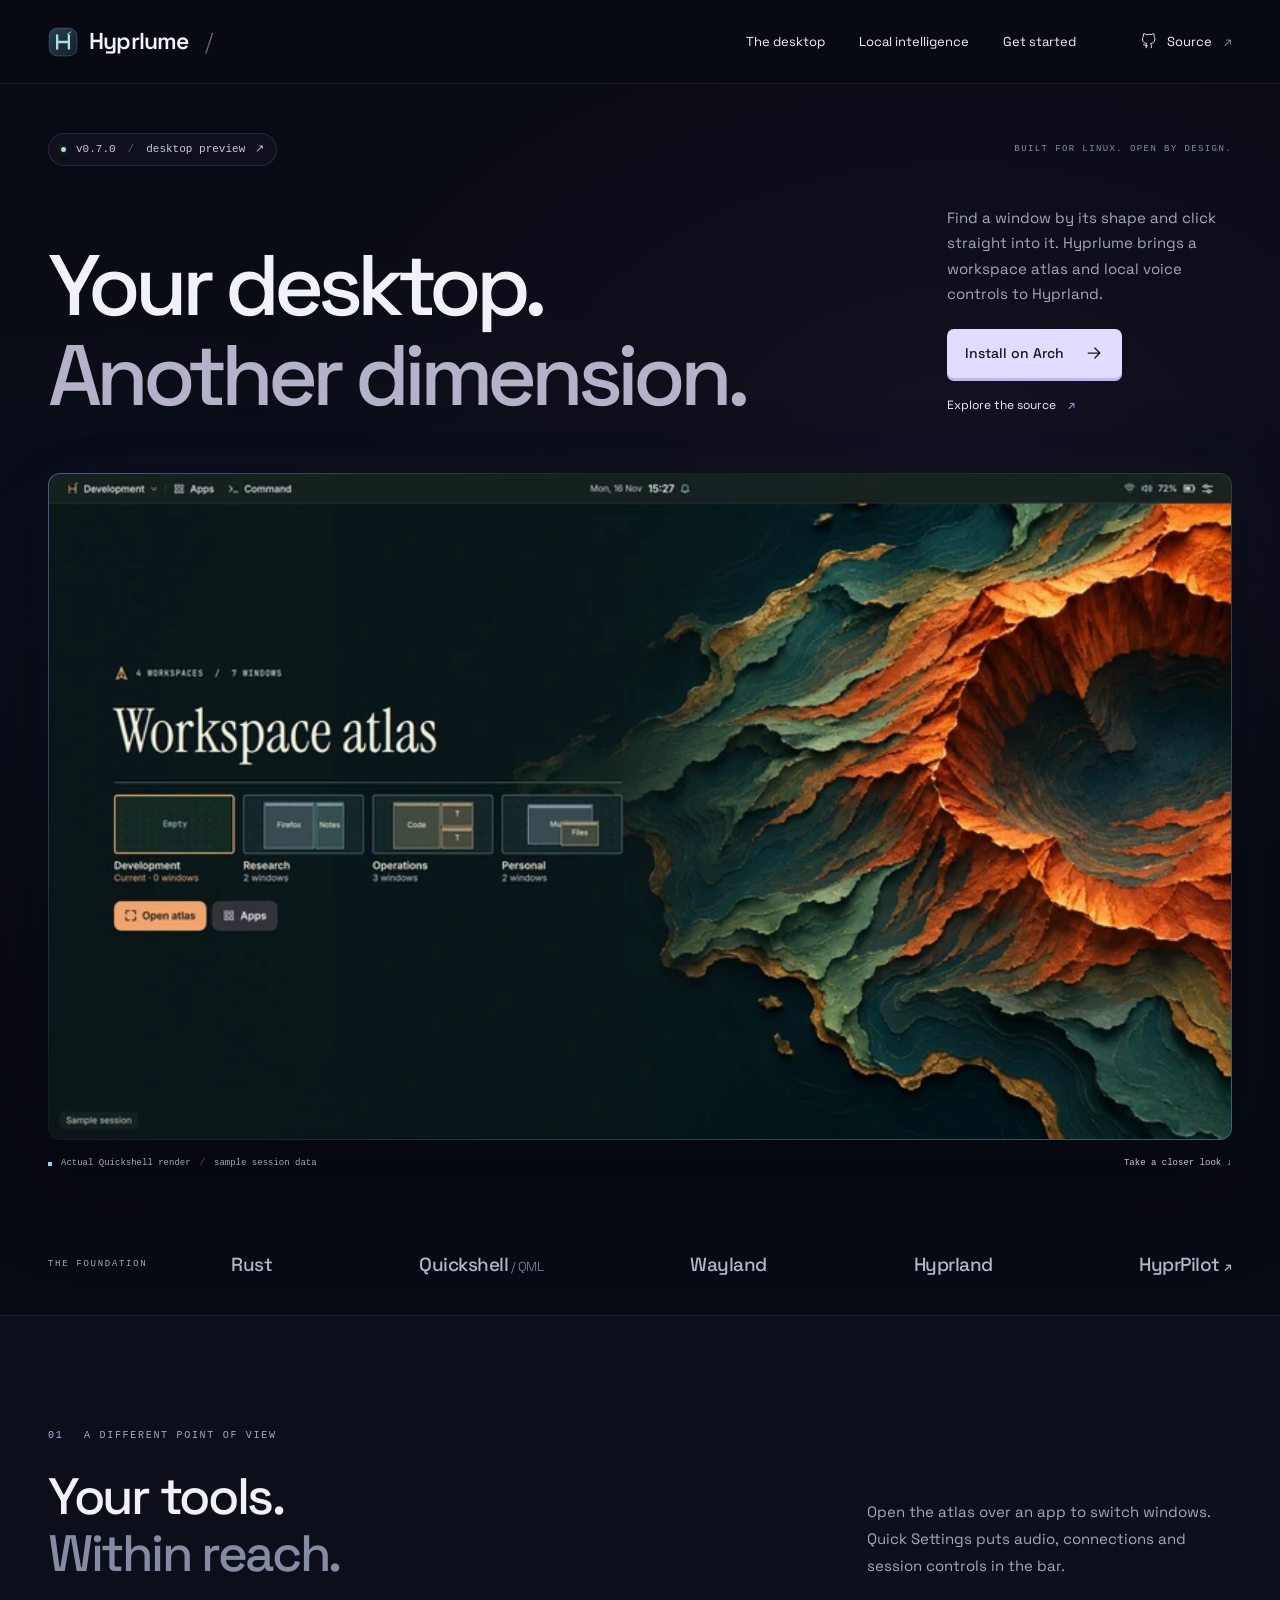
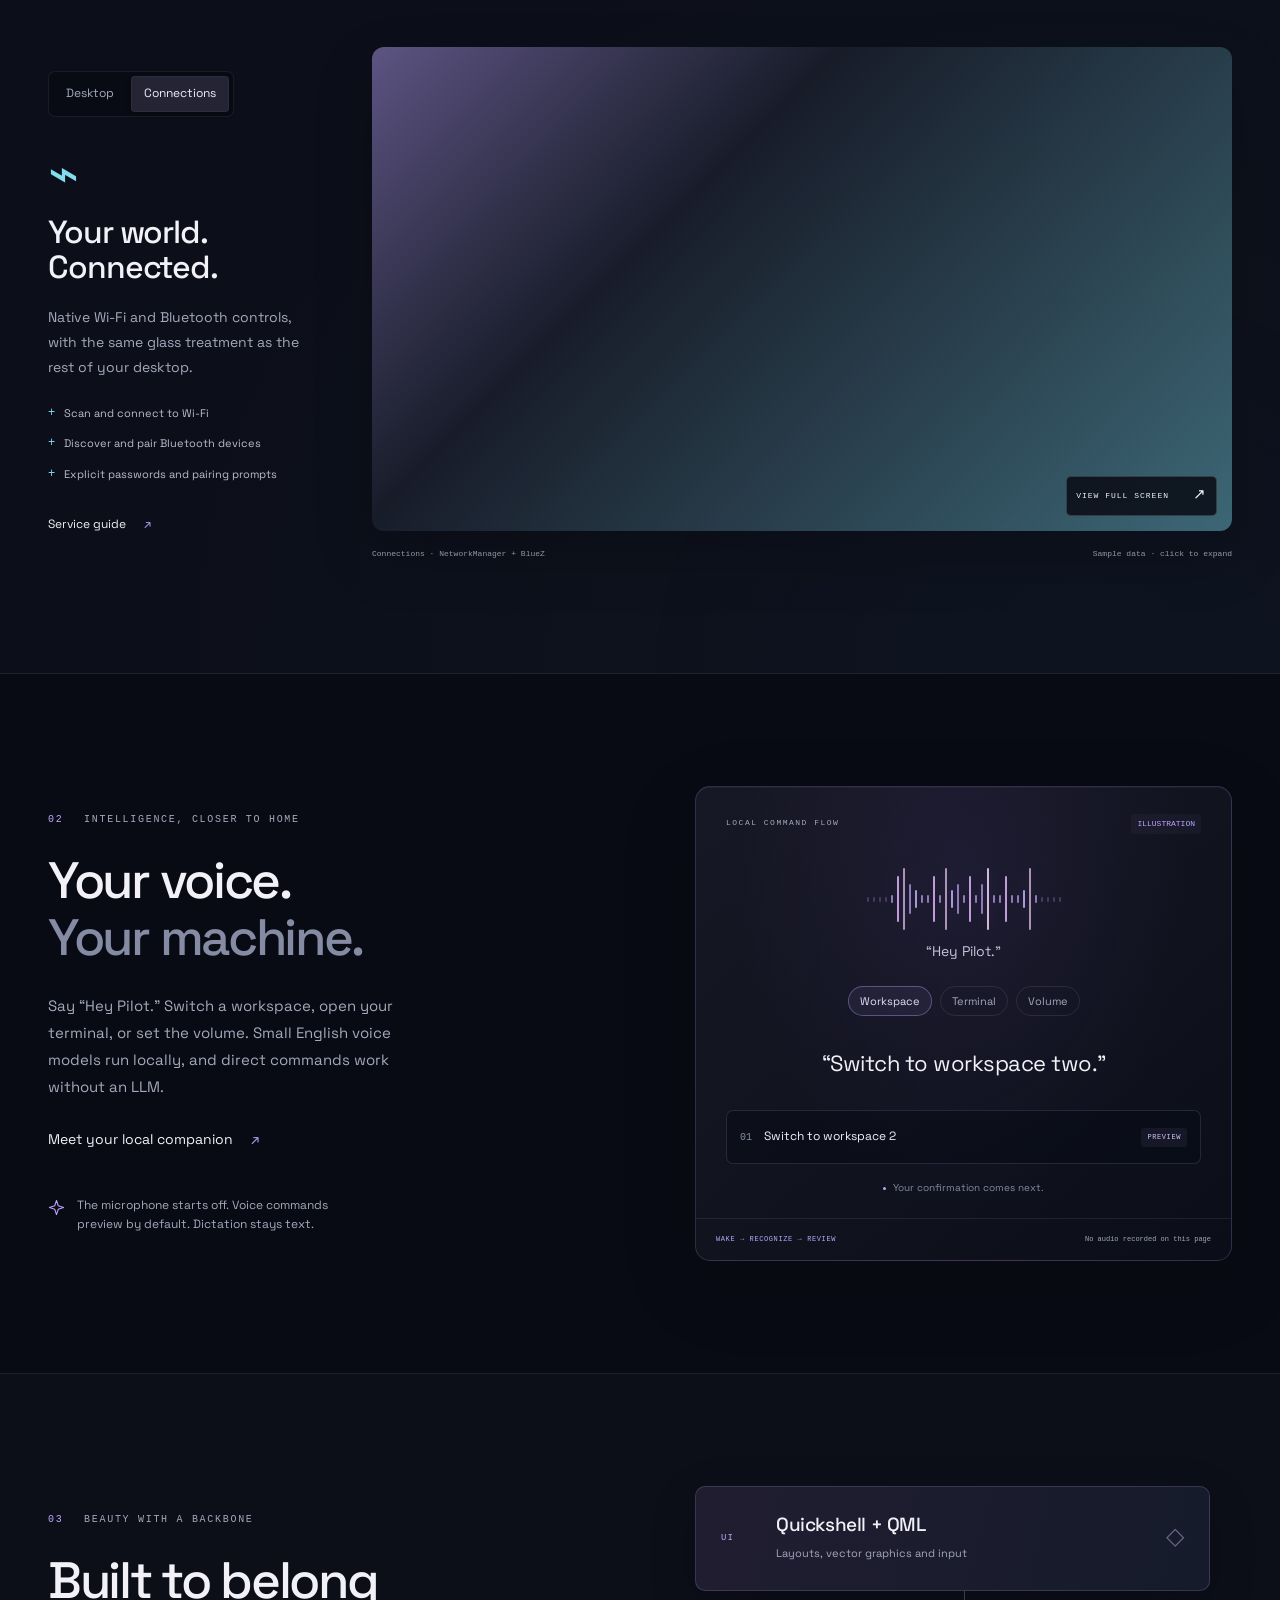
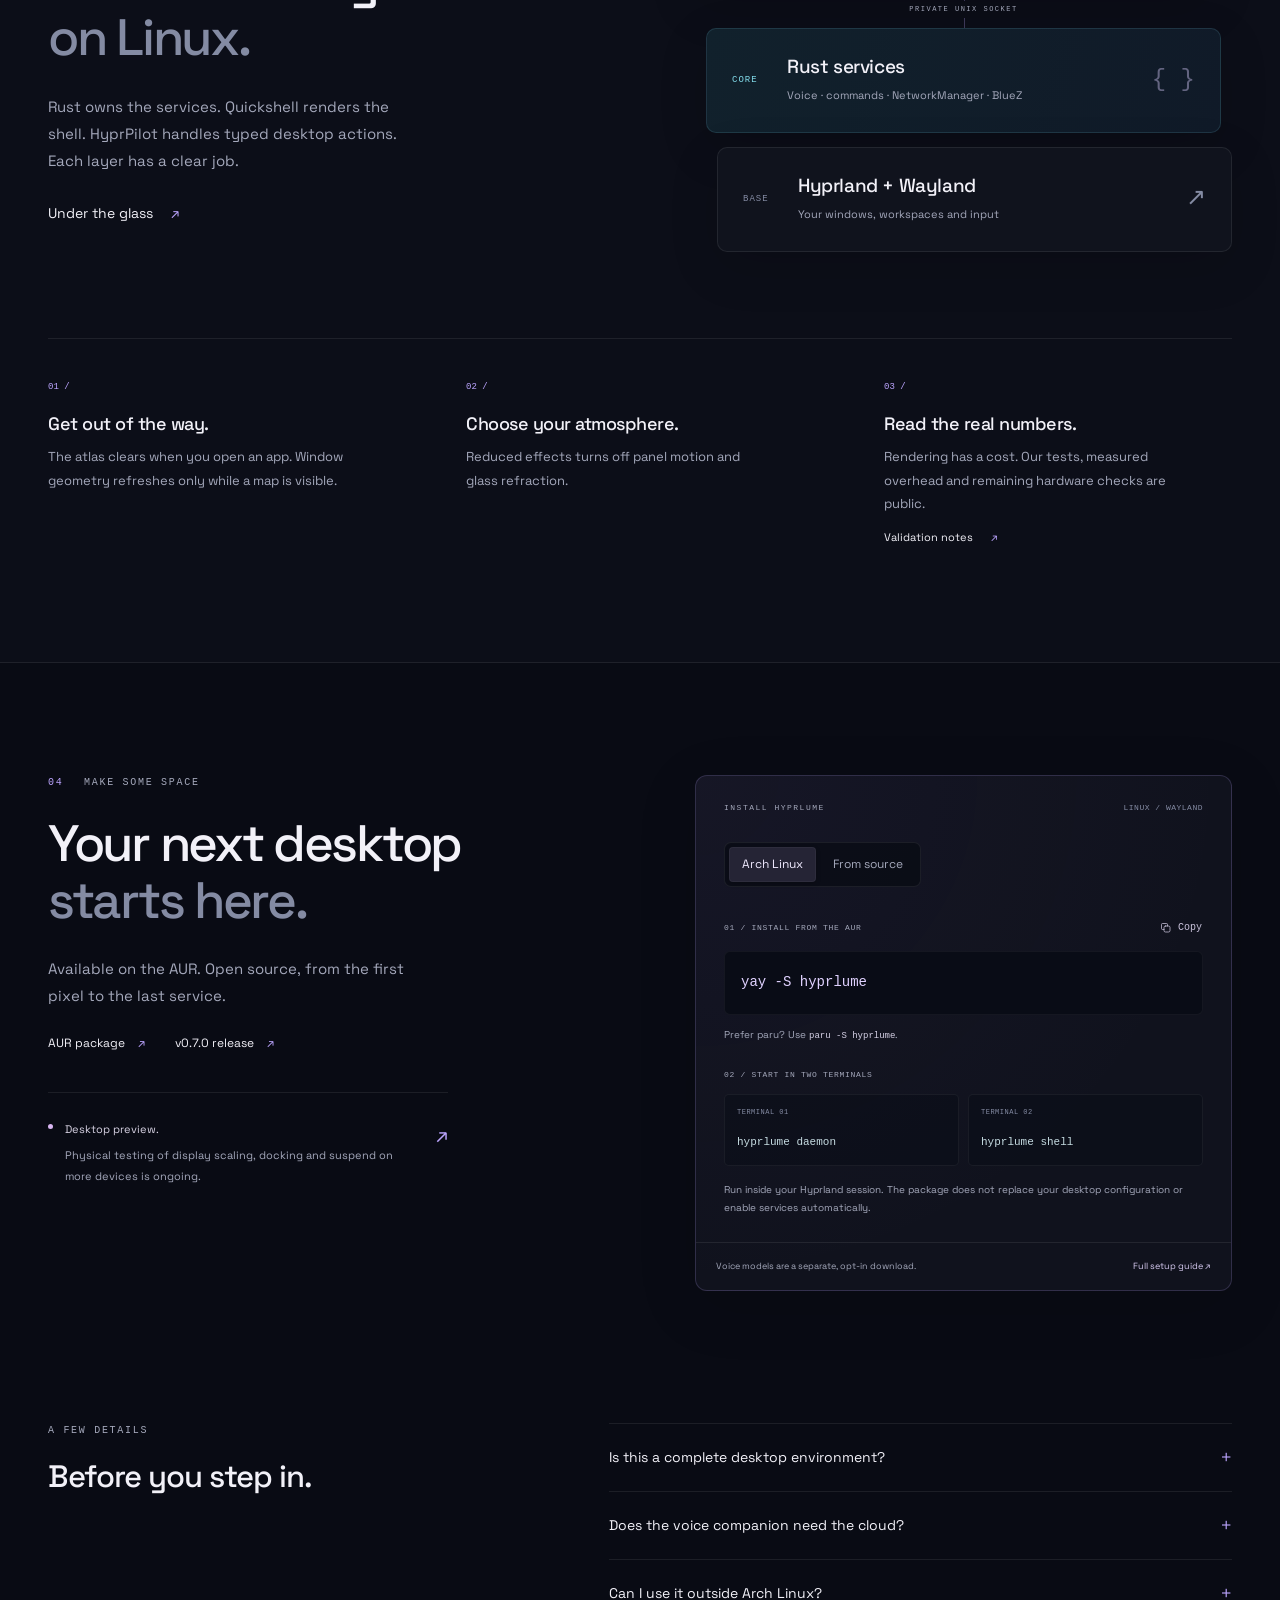
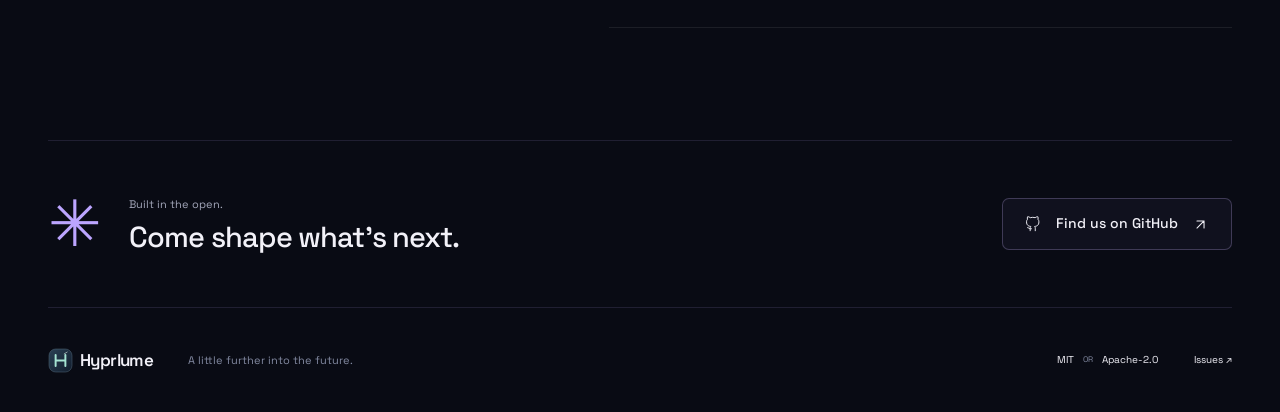
<file: site/index.html>
<!doctype html>
<html lang="en">
  <head>
    <meta charset="utf-8" />
    <meta name="viewport" content="width=device-width, initial-scale=1" />
    <meta name="theme-color" content="#090b14" />
    <meta
      name="description"
      content="Hyprlume is a Hyprland shell with a live workspace atlas, native desktop controls and a local English voice companion. Built with Rust and Quickshell."
    />
    <meta
      http-equiv="Content-Security-Policy"
      content="default-src 'self'; img-src 'self' data:; style-src 'self'; script-src 'self'; font-src 'self'; base-uri 'self'; form-action 'none'"
    />
    <meta property="og:type" content="website" />
    <meta
      property="og:title"
      content="Hyprlume — Your desktop. Another dimension."
    />
    <meta
      property="og:description"
      content="Find a window by its shape, switch workspaces and preview local voice commands in a native Hyprland shell."
    />
    <meta
      property="og:url"
      content="https://sumerchoudhary78.github.io/hyprlume/"
    />
    <meta
      property="og:image"
      content="https://sumerchoudhary78.github.io/hyprlume/assets/media/desktop-1600.webp"
    />
    <meta
      property="og:image:alt"
      content="Hyprlume's workspace atlas over a copper relief landscape, rendered by Quickshell with sample session data"
    />
    <meta name="twitter:card" content="summary_large_image" />
    <link rel="canonical" href="https://sumerchoudhary78.github.io/hyprlume/" />
    <link rel="icon" href="assets/brand.svg" type="image/svg+xml" />
    <link
      rel="preload"
      href="assets/fonts/space-grotesk-latin.woff2"
      as="font"
      type="font/woff2"
      crossorigin
    />
    <link rel="stylesheet" href="assets/styles.css" />
    <script src="assets/app.js" defer></script>
    <title>Hyprlume — Your desktop. Another dimension.</title>
  </head>
  <body>
    <a class="skip-link" href="#main">Skip to content</a>
    <svg
      class="icon-library"
      xmlns="http://www.w3.org/2000/svg"
      aria-hidden="true"
    >
      <symbol id="icon-arrow" viewBox="0 0 24 24">
        <path d="M5 12h14m-6-6 6 6-6 6" />
      </symbol>
      <symbol id="icon-external" viewBox="0 0 24 24">
        <path d="M7 17 17 7M7 7h10v10" />
      </symbol>
      <symbol id="icon-copy" viewBox="0 0 24 24">
        <rect x="8" y="8" width="12" height="12" rx="3" />
        <path d="M15 8V5a2 2 0 0 0-2-2H5a2 2 0 0 0-2 2v8a2 2 0 0 0 2 2h3" />
      </symbol>
      <symbol id="icon-github" viewBox="0 0 24 24">
        <path
          d="M9 19c-4 1-4-2-6-2m12 5v-4a3.5 3.5 0 0 0-1-2.7c3.3-.4 6.7-1.6 6.7-7.3a5.7 5.7 0 0 0-1.5-4A5.3 5.3 0 0 0 19 0s-1.3-.4-4.2 1.5a14 14 0 0 0-7.6 0C4.3-.4 3 0 3 0a5.3 5.3 0 0 0-.2 4A5.7 5.7 0 0 0 1.3 8c0 5.7 3.4 6.9 6.7 7.3A3.5 3.5 0 0 0 7 18v4"
          transform="translate(1 1) scale(.9)"
        />
      </symbol>
      <symbol id="icon-spark" viewBox="0 0 24 24">
        <path
          d="m12 2 2.5 7.5L22 12l-7.5 2.5L12 22l-2.5-7.5L2 12l7.5-2.5L12 2Z"
        />
      </symbol>
      <symbol id="icon-close" viewBox="0 0 24 24">
        <path d="m6 6 12 12M6 18 18 6" />
      </symbol>
    </svg>

    <header class="site-header">
      <div class="container header-inner">
        <a class="brand" href="#" aria-label="Hyprlume home"
          ><img
            src="assets/brand.svg"
            width="30"
            height="30"
            alt=""
          />Hyprlume<span class="brand-mark">/</span></a
        >
        <button
          class="menu-toggle"
          type="button"
          aria-expanded="false"
          aria-controls="site-nav"
          aria-label="Open navigation"
        >
          <span></span><span></span>
        </button>
        <nav class="site-nav" id="site-nav" aria-label="Main navigation">
          <a href="#desktop">The desktop</a>
          <a href="#intelligence">Local intelligence</a>
          <a href="#install">Get started</a>
          <a
            class="nav-source"
            href="https://github.com/sumerchoudhary78/hyprlume"
            ><svg class="icon" aria-hidden="true">
              <use href="#icon-github" /></svg
            >Source<span class="external-mark">↗</span></a
          >
        </nav>
      </div>
    </header>

    <main id="main">
      <section class="hero container" aria-labelledby="hero-title">
        <div class="hero-topline">
          <a
            class="release-pill"
            href="https://github.com/sumerchoudhary78/hyprlume/releases/tag/v0.7.0"
            ><span class="status-light"></span>v0.7.0
            <span class="pill-divider">/</span> desktop preview
            <span aria-hidden="true">↗</span></a
          ><span class="eyebrow hero-coordinate"
            >BUILT FOR LINUX. OPEN BY DESIGN.</span
          >
        </div>
        <div class="hero-heading">
          <h1 id="hero-title">
            Your desktop.<br /><span>Another dimension.</span>
          </h1>
          <div class="hero-intro">
            <p>
              Find a window by its shape and click straight into it. Hyprlume
              brings a workspace atlas and local voice controls to Hyprland.
            </p>
            <a class="button button-primary" href="#install"
              >Install on Arch<svg class="icon" aria-hidden="true">
                <use href="#icon-arrow" /></svg></a
            ><a
              class="text-link hero-secondary"
              href="https://github.com/sumerchoudhary78/hyprlume"
              >Explore the source <span aria-hidden="true">↗</span></a
            >
          </div>
        </div>
        <figure class="hero-figure">
          <div class="screenshot-frame hero-screen">
            <img
              src="assets/media/desktop-1600.webp"
              srcset="
                assets/media/desktop-800.webp   800w,
                assets/media/desktop-1600.webp 1600w
              "
              sizes="(max-width: 700px) calc(100vw - 36px), (max-width: 1400px) calc(100vw - 96px), 1320px"
              width="1600"
              height="900"
              fetchpriority="high"
              alt="Four workspace maps show a browser beside notes, three tiled windows and overlapping apps over a copper relief landscape"
            />
          </div>
          <figcaption>
            <span
              ><span class="tiny-square"></span>Actual Quickshell render
              <span class="caption-divider">/</span> sample session data</span
            ><a href="#desktop"
              >Take a closer look <span aria-hidden="true">↓</span></a
            >
          </figcaption>
        </figure>
        <div class="technology-strip">
          <span class="eyebrow">THE FOUNDATION</span>
          <div>
            <span>Rust</span
            ><span>Quickshell<span class="tech-detail"> / QML</span></span
            ><span>Wayland</span><span>Hyprland</span
            ><a href="https://github.com/sumerchoudhary78/HyprPilot"
              >HyprPilot <span aria-hidden="true">↗</span></a
            >
          </div>
        </div>
      </section>

      <section
        class="desktop-section section-space"
        id="desktop"
        aria-labelledby="desktop-title"
      >
        <div class="container">
          <div class="section-heading">
            <div>
              <p class="eyebrow">
                <span class="section-number">01</span> A DIFFERENT POINT OF VIEW
              </p>
              <h2 id="desktop-title">
                Your tools.<br /><span class="muted">Within reach.</span>
              </h2>
            </div>
            <p class="section-intro">
              Open the atlas over an app to switch windows. Quick Settings
              puts audio, connections and session controls in the bar.
            </p>
          </div>
          <div class="desktop-explorer">
            <div class="explorer-details">
              <div
                class="view-tabs"
                role="tablist"
                aria-label="Desktop previews"
              >
                <button
                  type="button"
                  role="tab"
                  id="tab-desktop"
                  aria-selected="false"
                  aria-controls="panel-desktop"
                  tabindex="-1"
                >
                  Desktop
                </button>
                <button
                  type="button"
                  role="tab"
                  id="tab-connections"
                  aria-selected="true"
                  aria-controls="panel-connections"
                >
                  Connections
                </button>
              </div>
              <div
                role="tabpanel"
                id="panel-desktop"
                aria-labelledby="tab-desktop"
                hidden
              >
                <span class="feature-symbol" aria-hidden="true">◇</span>
                <h3>Workspace atlas</h3>
                <p>
                  Click the terminal on the right of a split to focus that
                  terminal. Resize the split and the map follows.
                </p>
                <ul class="detail-list">
                  <li>Live tiled and floating window layouts</li>
                  <li>Keyboard navigation and a window list by title</li>
                  <li>Compact, high-contrast and reduced-effects layouts</li>
                </ul>
              </div>
              <div
                role="tabpanel"
                id="panel-connections"
                aria-labelledby="tab-connections"
              >
                <span
                  class="feature-symbol connections-symbol"
                  aria-hidden="true"
                  >⌁</span
                >
                <h3>Your world. <br />Connected.</h3>
                <p>
                  Native Wi-Fi and Bluetooth controls, with the same glass
                  treatment as the rest of your desktop.
                </p>
                <ul class="detail-list">
                  <li>Scan and connect to Wi-Fi</li>
                  <li>Discover and pair Bluetooth devices</li>
                  <li>Explicit passwords and pairing prompts</li>
                </ul>
              </div>
              <a
                class="text-link explorer-guide"
                href="https://github.com/sumerchoudhary78/hyprlume/blob/main/docs/connectivity.md"
                >Service guide <span aria-hidden="true">↗</span></a
              >
            </div>
            <figure class="explorer-figure">
              <button
                class="image-expand screenshot-frame"
                type="button"
                aria-label="View full screen: Connections screenshot"
                data-expand-image
              >
                <img
                  id="explorer-image"
                  src="assets/media/connections-1600.webp"
                  srcset="
                    assets/media/connections-800.webp   800w,
                    assets/media/connections-1600.webp 1600w
                  "
                  sizes="(max-width: 900px) calc(100vw - 36px), 900px"
                  width="1600"
                  height="900"
                  loading="lazy"
                  decoding="async"
                  alt="The Connections overlay with Wi-Fi networks, Bluetooth devices and radio controls"
                /><span class="expand-hint" aria-hidden="true"
                  >VIEW FULL SCREEN <span>↗</span></span
                >
              </button>
              <figcaption>
                <span id="explorer-caption"
                  >Connections · NetworkManager + BlueZ</span
                ><span>Sample data · click to expand</span>
              </figcaption>
            </figure>
          </div>
        </div>
      </section>

      <section
        class="intelligence-section section-space container"
        id="intelligence"
        aria-labelledby="intelligence-title"
      >
        <div class="intelligence-copy">
          <p class="eyebrow">
            <span class="section-number">02</span> INTELLIGENCE, CLOSER TO HOME
          </p>
          <h2 id="intelligence-title">
            Your voice.<br /><span class="muted">Your machine.</span>
          </h2>
          <p class="section-intro">
            Say “Hey Pilot.” Switch a workspace, open your terminal, or set the
            volume. Small English voice models run locally, and direct commands
            work without an LLM.
          </p>
          <a
            class="text-link"
            href="https://github.com/sumerchoudhary78/hyprlume/blob/main/docs/voice.md"
            >Meet your local companion <span aria-hidden="true">↗</span></a
          >
          <div class="privacy-note">
            <svg class="icon" aria-hidden="true">
              <use href="#icon-spark" />
            </svg>
            <p>
              The microphone starts off. Voice commands preview by default.
              Dictation stays text.
            </p>
          </div>
        </div>
        <div class="voice-demo" aria-label="Illustrated local command flow">
          <div class="demo-heading">
            <span class="eyebrow">LOCAL COMMAND FLOW</span
            ><span class="demo-label">ILLUSTRATION</span>
          </div>
          <div class="waveform" aria-hidden="true">
            <span></span><span></span><span></span><span></span><span></span
            ><span></span><span></span><span></span><span></span><span></span
            ><span></span><span></span><span></span><span></span><span></span
            ><span></span><span></span><span></span><span></span><span></span
            ><span></span><span></span><span></span><span></span><span></span
            ><span></span><span></span><span></span><span></span><span></span
            ><span></span><span></span><span></span>
          </div>
          <p class="wake-phrase">“Hey Pilot.”</p>
          <div
            class="command-examples"
            role="group"
            aria-label="Choose an illustrated command"
          >
            <button type="button" aria-pressed="true" data-command="workspace">
              Workspace</button
            ><button type="button" aria-pressed="false" data-command="terminal">
              Terminal</button
            ><button type="button" aria-pressed="false" data-command="volume">
              Volume
            </button>
          </div>
          <div class="command-result" aria-live="polite" aria-atomic="true">
            <p class="demo-transcript" id="demo-transcript">
              “Switch to workspace two.”
            </p>
            <div class="plan-line">
              <span class="plan-number">01</span
              ><span id="demo-plan">Switch to workspace 2</span
              ><span class="preview-badge">PREVIEW</span>
            </div>
            <p class="confirmation-note">
              <span class="status-light"></span>Your confirmation comes next.
            </p>
          </div>
          <div class="demo-footer">
            <span>WAKE → RECOGNIZE → REVIEW</span
            ><span>No audio recorded on this page</span>
          </div>
        </div>
      </section>

      <section
        class="architecture-section section-space"
        aria-labelledby="architecture-title"
      >
        <div class="container architecture-layout">
          <div class="architecture-copy">
            <p class="eyebrow">
              <span class="section-number">03</span> BEAUTY WITH A BACKBONE
            </p>
            <h2 id="architecture-title">
              Built to belong<br /><span class="muted">on Linux.</span>
            </h2>
            <p class="section-intro">
              Rust owns the services. Quickshell renders the shell. HyprPilot
              handles typed desktop actions. Each layer has a clear job.
            </p>
            <a
              class="text-link"
              href="https://github.com/sumerchoudhary78/hyprlume/blob/main/docs/architecture.md"
              >Under the glass <span aria-hidden="true">↗</span></a
            >
          </div>
          <div class="architecture-stack" aria-label="Hyprlume architecture">
            <div class="stack-layer stack-shell">
              <span class="stack-index">UI</span>
              <div>
                <h3>Quickshell + QML</h3>
                <p>Layouts, vector graphics and input</p>
              </div>
              <span class="layer-mark" aria-hidden="true">◇</span>
            </div>
            <div class="stack-connector"><span>PRIVATE UNIX SOCKET</span></div>
            <div class="stack-layer stack-rust">
              <span class="stack-index">CORE</span>
              <div>
                <h3>Rust services</h3>
                <p>Voice · commands · NetworkManager · BlueZ</p>
              </div>
              <span class="layer-mark" aria-hidden="true">{ }</span>
            </div>
            <div class="stack-layer stack-base">
              <span class="stack-index">BASE</span>
              <div>
                <h3>Hyprland + Wayland</h3>
                <p>Your windows, workspaces and input</p>
              </div>
              <span class="layer-mark" aria-hidden="true">↗</span>
            </div>
          </div>
        </div>
        <div class="container engineering-notes">
          <article>
            <span class="note-number">01 /</span>
            <h3>Get out of the way.</h3>
            <p>
              The atlas clears when you open an app. Window geometry refreshes
              only while a map is visible.
            </p>
          </article>
          <article>
            <span class="note-number">02 /</span>
            <h3>Choose your atmosphere.</h3>
            <p>
              Reduced effects turns off panel motion and glass refraction.
            </p>
          </article>
          <article>
            <span class="note-number">03 /</span>
            <h3>Read the real numbers.</h3>
            <p>
              Rendering has a cost. Our tests, measured overhead and remaining
              hardware checks are public.
            </p>
            <a
              class="text-link small-link"
              href="https://github.com/sumerchoudhary78/hyprlume/blob/main/docs/validation.md"
              >Validation notes <span aria-hidden="true">↗</span></a
            >
          </article>
        </div>
      </section>

      <section
        class="install-section section-space container"
        id="install"
        aria-labelledby="install-title"
      >
        <div class="install-intro">
          <p class="eyebrow">
            <span class="section-number">04</span> MAKE SOME SPACE
          </p>
          <h2 id="install-title">
            Your next desktop<br /><span class="muted">starts here.</span>
          </h2>
          <p class="section-intro">
            Available on the AUR. Open source, from the first pixel to the last
            service.
          </p>
          <div class="install-links">
            <a
              class="text-link"
              href="https://aur.archlinux.org/packages/hyprlume"
              >AUR package <span aria-hidden="true">↗</span></a
            ><a
              class="text-link"
              href="https://github.com/sumerchoudhary78/hyprlume/releases/tag/v0.7.0"
              >v0.7.0 release <span aria-hidden="true">↗</span></a
            >
          </div>
          <div class="preview-notice">
            <span class="status-light"></span>
            <p>
              <strong>Desktop preview.</strong> Physical testing of display
              scaling, docking and suspend on more devices is ongoing.
            </p>
            <a
              href="https://github.com/sumerchoudhary78/hyprlume/blob/main/docs/roadmap.md"
              aria-label="Read the development roadmap"
              >↗</a
            >
          </div>
        </div>
        <div class="install-panel">
          <div class="install-panel-heading">
            <span class="eyebrow">INSTALL HYPRLUME</span
            ><span class="platform-label">LINUX / WAYLAND</span>
          </div>
          <div
            class="install-tabs"
            role="tablist"
            aria-label="Installation method"
          >
            <button
              type="button"
              role="tab"
              id="tab-arch"
              aria-controls="panel-arch"
              aria-selected="true"
            >
              Arch Linux</button
            ><button
              type="button"
              role="tab"
              id="tab-source"
              aria-controls="panel-source"
              aria-selected="false"
              tabindex="-1"
            >
              From source
            </button>
          </div>
          <div role="tabpanel" id="panel-arch" aria-labelledby="tab-arch">
            <div class="code-heading">
              <span>01 / INSTALL FROM THE AUR</span
              ><button
                class="copy-button"
                type="button"
                data-copy="arch-command"
                aria-label="Copy AUR install command"
              >
                <svg class="icon" aria-hidden="true">
                  <use href="#icon-copy" /></svg
                ><span>Copy</span>
              </button>
            </div>
            <pre><code id="arch-command">yay -S hyprlume</code></pre>
            <p class="code-help">
              Prefer paru? Use <code>paru -S hyprlume</code>.
            </p>
            <p class="code-heading startup-label">
              02 / START IN TWO TERMINALS
            </p>
            <div class="terminal-pair">
              <div><span>TERMINAL 01</span><code>hyprlume daemon</code></div>
              <div><span>TERMINAL 02</span><code>hyprlume shell</code></div>
            </div>
            <p class="install-footnote">
              Run inside your Hyprland session. The package does not replace
              your desktop configuration or enable services automatically.
            </p>
          </div>
          <div
            role="tabpanel"
            id="panel-source"
            aria-labelledby="tab-source"
            hidden
          >
            <div class="code-heading">
              <span>01 / CLONE &amp; BUILD</span
              ><button
                class="copy-button"
                type="button"
                data-copy="source-command"
                aria-label="Copy source build commands"
              >
                <svg class="icon" aria-hidden="true">
                  <use href="#icon-copy" /></svg
                ><span>Copy</span>
              </button>
            </div>
            <pre
              class="source-code"
            ><code id="source-command">git clone https://github.com/sumerchoudhary78/hyprlume.git
cd hyprlume
cargo build --release --locked</code></pre>
            <p class="code-help">
              Rust 1.90+, D-Bus development headers and pkg-config. Install the
              Quickshell/Qt and Hyprland runtime dependencies first; see the
              <a
                href="https://github.com/sumerchoudhary78/hyprlume#build-from-source"
                >source build guide</a
              >.
            </p>
            <p class="code-heading startup-label">
              02 / START IN TWO TERMINALS
            </p>
            <div class="source-start">
              <code>./target/release/hyprlume daemon</code
              ><code>./target/release/hyprlume shell --path ./shell</code>
            </div>
          </div>
          <div class="install-panel-footer">
            <span>Voice models are a separate, opt-in download.</span
            ><a
              href="https://github.com/sumerchoudhary78/hyprlume/blob/main/docs/setup.md"
              >Full setup guide <span aria-hidden="true">↗</span></a
            >
          </div>
        </div>
      </section>

      <section class="faq-section container" aria-labelledby="faq-title">
        <div>
          <p class="eyebrow">A FEW DETAILS</p>
          <h2 id="faq-title">Before you step in.</h2>
        </div>
        <div class="faq-list">
          <details>
            <summary>
              Is this a complete desktop environment?<span aria-hidden="true"
                >+</span
              >
            </summary>
            <p>
              Hyprlume runs on Hyprland and provides a status bar, workspace atlas,
              launcher and desktop services. Start it in an existing Hyprland
              session or choose the optional Hyprlume session at login.
            </p>
          </details>
          <details>
            <summary>
              Does the voice companion need the cloud?<span aria-hidden="true"
                >+</span
              >
            </summary>
            <p>
              No. English wake-word detection, speech recognition and Piper
              speech output run locally after downloading the models. Simple
              desktop commands use a direct parser. An optional local LLM can
              plan more complex requests, with confirmation before
              model-generated actions run.
            </p>
          </details>
          <details>
            <summary>
              Can I use it outside Arch Linux?<span aria-hidden="true">+</span>
            </summary>
            <p>
              The source is available for Linux systems with the required
              Hyprland, Quickshell, Qt and audio dependencies. The packaged and
              physical-session checks currently focus on Arch x86_64. Other
              distributions, aarch64, multiple monitors and driver combinations
              still need qualification.
            </p>
          </details>
        </div>
      </section>

      <section class="closing-section container">
        <span class="closing-star" aria-hidden="true">✳</span>
        <div>
          <p>Built in the open.</p>
          <h2>Come shape what’s next.</h2>
        </div>
        <a
          class="button button-secondary"
          href="https://github.com/sumerchoudhary78/hyprlume"
          ><svg class="icon" aria-hidden="true"><use href="#icon-github" /></svg
          >Find us on GitHub<svg class="icon" aria-hidden="true">
            <use href="#icon-external" /></svg
        ></a>
      </section>
    </main>

    <footer class="site-footer container">
      <a class="brand" href="#" aria-label="Back to Hyprlume home"
        ><img src="assets/brand.svg" width="25" height="25" alt="" />Hyprlume</a
      >
      <p>A little further into the future.</p>
      <div>
        <a
          href="https://github.com/sumerchoudhary78/hyprlume/blob/main/LICENSE-MIT"
          >MIT</a
        ><span>OR</span
        ><a
          href="https://github.com/sumerchoudhary78/hyprlume/blob/main/LICENSE-APACHE"
          >Apache-2.0</a
        ><a href="https://github.com/sumerchoudhary78/hyprlume/issues"
          >Issues <span aria-hidden="true">↗</span></a
        >
      </div>
    </footer>
    <div class="toast" role="status" id="copy-status"></div>
    <dialog
      class="screenshot-dialog"
      id="screenshot-dialog"
      aria-label="Expanded desktop preview"
    >
      <div class="dialog-toolbar">
        <span id="dialog-caption">Connections · sample data</span
        ><button
          type="button"
          class="dialog-close"
          aria-label="Close expanded screenshot"
        >
          <svg class="icon" aria-hidden="true"><use href="#icon-close" /></svg>
        </button>
      </div>
      <img
        id="dialog-image"
        src="assets/media/connections-1600.webp"
        width="1600"
        height="900"
        loading="lazy"
        alt="Expanded Connections screenshot with synthetic network and device data"
      />
    </dialog>
  </body>
</html>
</file>
<file: site/assets/styles.css>
@font-face {
  font-family: "Space Grotesk";
  src: url("fonts/space-grotesk-latin.woff2") format("woff2");
  font-weight: 300 700;
  font-style: normal;
  font-display: swap;
}

:root {
  color-scheme: dark;
  --bg: #090b14;
  --surface: #101421;
  --text: #f2f1f8;
  --muted: #a4a8bb;
  --faint: #848ba3;
  --line: #ffffff14;
  --violet: #bca5ff;
  --cyan: #83ddec;
  --mint: #9be8bf;
  --mono:
    ui-monospace, "SFMono-Regular", Consolas, "Liberation Mono", monospace;
}
*,
*::before,
*::after {
  box-sizing: border-box;
}
html {
  scroll-behavior: smooth;
  scroll-padding-top: 106px;
}
body {
  margin: 0;
  background: var(--bg);
  color: var(--text);
  font:
    400 16px/1.65 "Space Grotesk",
    sans-serif;
  -webkit-font-smoothing: antialiased;
}
body.dialog-open {
  overflow: hidden;
}
button,
a {
  -webkit-tap-highlight-color: transparent;
}
button,
input {
  font: inherit;
}
button {
  cursor: pointer;
}
a {
  color: inherit;
  text-decoration: none;
}
button:focus-visible,
a:focus-visible,
summary:focus-visible {
  outline: 2px solid var(--cyan);
  outline-offset: 5px;
}
button {
  color: inherit;
}
button,
a {
  touch-action: manipulation;
}
img {
  display: block;
  max-width: 100%;
  height: auto;
}
figure,
p,
h1,
h2,
h3 {
  margin: 0;
}
h1,
h2,
h3 {
  font-weight: 500;
  line-height: 1.1;
}
[hidden] {
  display: none !important;
}
::selection {
  color: #fff;
  background: #705798;
}
.container {
  width: min(1320px, calc(100% - 96px));
  margin-inline: auto;
}
.section-space {
  padding-block: 112px;
}
.icon-library {
  position: absolute;
  width: 0;
  height: 0;
  overflow: hidden;
}
.icon {
  width: 20px;
  height: 20px;
  flex: 0 0 auto;
  fill: none;
  stroke: currentColor;
  stroke-width: 1.5;
  stroke-linecap: round;
  stroke-linejoin: round;
}
.eyebrow {
  font: 400 10px/1.6 var(--mono);
  letter-spacing: 1.7px;
  color: var(--muted);
}
.section-number {
  color: var(--violet);
  margin-right: 13px;
}
.muted {
  color: var(--faint);
}
.text-link {
  display: inline-flex;
  align-items: center;
  gap: 18px;
  font-size: 14px;
  color: var(--text);
}
.text-link span {
  color: var(--violet);
}
.text-link:hover,
.site-nav a:hover,
.site-footer a:hover {
  color: var(--cyan);
}
.button {
  min-height: 50px;
  padding: 13px 22px;
  display: inline-flex;
  align-items: center;
  justify-content: center;
  gap: 24px;
  border-radius: 7px;
  font-size: 14px;
  font-weight: 500;
  transition:
    transform 160ms ease,
    background 160ms ease;
}
.button:hover {
  transform: translateY(-2px);
}
.button-primary {
  color: #171321;
  background: #e4dcff;
  box-shadow: 0 3px 0 #c5b3f8;
}
.button-primary:hover {
  background: #f2edff;
}
.button-secondary {
  border: 1px solid #c5b3f842;
  background: #bca5ff0b;
}
.button-secondary:hover {
  background: #bca5ff18;
}
.status-light {
  width: 5px;
  height: 5px;
  flex: 0 0 auto;
  display: inline-block;
  border-radius: 50%;
  background: var(--mint);
  box-shadow: 0 0 8px #9be8bf40;
}
.skip-link {
  position: fixed;
  left: 20px;
  top: 12px;
  z-index: 100;
  padding: 10px 18px;
  background: var(--text);
  color: var(--bg);
  transform: translateY(-160%);
}
.skip-link:focus {
  transform: none;
}

.site-header {
  position: sticky;
  top: 0;
  z-index: 20;
  background: #090b14df;
  border-bottom: 1px solid var(--line);
  backdrop-filter: blur(16px);
}
.header-inner {
  display: flex;
  align-items: center;
  justify-content: space-between;
  min-height: 83px;
}
.brand {
  display: inline-flex;
  align-items: center;
  gap: 11px;
  font-size: 23px;
  font-weight: 600;
  letter-spacing: -0.8px;
}
.brand img {
  flex: 0 0 auto;
}
.brand-mark {
  margin-left: 5px;
  color: #6d657f;
  font-weight: 300;
}
.site-nav {
  display: flex;
  align-items: center;
  gap: 34px;
  font-size: 13px;
}
.site-nav .nav-source {
  display: inline-flex;
  gap: 9px;
  align-items: center;
  margin-left: 31px;
}
.nav-source .icon {
  width: 17px;
  height: 17px;
}
.external-mark {
  color: var(--faint);
  margin-left: 3px;
}
.menu-toggle {
  display: none;
}

.hero {
  position: relative;
  padding-top: 49px;
}
.hero::before {
  content: "";
  position: absolute;
  pointer-events: none;
  z-index: -1;
  top: -100px;
  left: -48px;
  right: -48px;
  height: 1080px;
  background:
    radial-gradient(ellipse at 75% 42%, #8f62c312, transparent 53%),
    radial-gradient(ellipse at 10% 58%, #45a8d509, transparent 45%);
}
.hero-topline {
  display: flex;
  justify-content: space-between;
  align-items: center;
  gap: 20px;
}
.release-pill {
  display: inline-flex;
  align-items: center;
  gap: 10px;
  font: 11px/1.5 var(--mono);
  color: #cdc5df;
  background: #c5adff08;
  border: 1px solid #bca5ff26;
  padding: 7px 12px;
  border-radius: 40px;
}
.release-pill:hover {
  border-color: #bca5ff80;
}
.pill-divider {
  color: #655c77;
  margin-inline: 2px;
}
.hero-coordinate {
  color: var(--faint);
  font-size: 9px;
  letter-spacing: 1.4px;
}
.hero-heading {
  display: grid;
  grid-template-columns: minmax(0, 1fr) 285px;
  align-items: end;
  gap: 30px;
  margin-top: 39px;
  margin-bottom: 53px;
}
h1 {
  font-size: clamp(56px, 6.7vw, 96px);
  line-height: 1.045;
  letter-spacing: -6px;
  font-weight: 500;
}
h1 span {
  color: #b5b1c9;
}
.hero-intro {
  padding-bottom: 5px;
}
.hero-intro p {
  color: var(--muted);
  font-size: 15px;
  line-height: 1.7;
  margin-bottom: 22px;
}
.hero-intro .button {
  min-height: 46px;
  padding-inline: 18px;
  gap: 20px;
}
.hero-secondary {
  display: flex;
  font-size: 12px;
  margin-top: 18px;
  gap: 12px;
}
.screenshot-frame {
  display: block;
  padding: 1px;
  border: 0;
  border-radius: 12px;
  background: linear-gradient(135deg, #bca5ff75, #545b7828 35%, #74cadb75);
  overflow: hidden;
}
.screenshot-frame img {
  border-radius: 11px;
  width: 100%;
  aspect-ratio: 16 / 9;
  object-fit: cover;
}
.hero-screen {
  box-shadow:
    0 40px 100px #0006,
    -20px 0 70px #a05cd807,
    20px 0 70px #48b7d50a;
}
figcaption {
  display: flex;
  justify-content: space-between;
  align-items: center;
  gap: 18px;
  padding-top: 16px;
  font: 9px/1.7 var(--mono);
  color: var(--muted);
}
.hero-figure figcaption > span {
  display: flex;
  align-items: center;
  gap: 9px;
}
figcaption a {
  color: #c8c6d8;
}
.tiny-square {
  width: 4px;
  height: 4px;
  background: var(--cyan);
}
.caption-divider {
  color: #55546a;
}
.technology-strip {
  margin-top: 48px;
  padding-block: 29px 35px;
  display: flex;
  align-items: center;
  gap: 84px;
}
.technology-strip > div {
  flex: 1;
  display: flex;
  justify-content: space-between;
  gap: 24px;
  font-size: 19px;
  font-weight: 500;
  letter-spacing: -0.5px;
  color: #b4b5c6;
}
.technology-strip .eyebrow {
  font-size: 9px;
}
.tech-detail {
  font-weight: 300;
  color: var(--faint);
  font-size: 13px;
}
.technology-strip a > span {
  font-size: 13px;
}

h2 {
  font-size: clamp(37px, 4vw, 58px);
  letter-spacing: -2.3px;
  line-height: 1.12;
}
.section-heading {
  display: flex;
  align-items: end;
  justify-content: space-between;
  gap: 80px;
  margin-bottom: 64px;
}
.section-heading .eyebrow,
.intelligence-copy .eyebrow,
.architecture-copy .eyebrow,
.install-intro .eyebrow {
  margin-bottom: 24px;
}
.section-intro {
  max-width: 365px;
  font-size: 15px;
  line-height: 1.8;
  color: var(--muted);
}
.section-heading > .section-intro {
  padding-bottom: 4px;
}
.desktop-section {
  border-block: 1px solid var(--line);
  background:
    radial-gradient(ellipse at 85% 100%, #285e8410, transparent 60%), #0c0f19;
}
.desktop-explorer {
  display: grid;
  grid-template-columns: 260px minmax(0, 1fr);
  gap: 64px;
  align-items: center;
}
.view-tabs,
.install-tabs {
  display: flex;
  align-items: center;
  gap: 4px;
  width: fit-content;
  padding: 4px;
  border-radius: 7px;
  border: 1px solid #ffffff12;
  background: #070a12a6;
}
[role="tab"] {
  border: 1px solid transparent;
  border-radius: 4px;
  padding: 7px 12px;
  background: transparent;
  color: var(--muted);
  font-size: 12px;
}
[role="tab"][aria-selected="true"] {
  background: #252435;
  border-color: #ffffff0a;
  color: #f0eaff;
  box-shadow: 0 2px 5px #0003;
}
[role="tab"]:hover {
  color: white;
}
.feature-symbol {
  display: block;
  color: var(--violet);
  font-size: 44px;
  height: 66px;
  line-height: 66px;
  margin-top: 23px;
  font-weight: 300;
}
.connections-symbol {
  color: var(--cyan);
  font-size: 52px;
}
.explorer-details h3 {
  font-size: 32px;
  letter-spacing: -1.1px;
  margin: 9px 0 20px;
}
.explorer-details [role="tabpanel"] > p {
  font-size: 14px;
  color: var(--muted);
  line-height: 1.8;
}
.detail-list {
  list-style: none;
  padding: 0;
  margin: 23px 0 25px;
  font-size: 11px;
  color: #bcbcd0;
}
.detail-list li {
  display: flex;
  align-items: start;
  gap: 9px;
  margin-block: 11px;
}
.detail-list li::before {
  content: "+";
  color: var(--cyan);
  font: 12px/1.65 var(--mono);
}
.explorer-guide {
  font-size: 12px;
}
.explorer-figure {
  min-width: 0;
}
.image-expand {
  width: 100%;
  position: relative;
  box-shadow: 0 25px 60px #0003;
}
.image-expand img {
  opacity: 0.95;
  transition: opacity 200ms ease;
}
.image-expand:hover img {
  opacity: 1;
}
.expand-hint {
  position: absolute;
  bottom: 15px;
  right: 15px;
  display: flex;
  align-items: center;
  gap: 24px;
  padding: 7px 9px;
  border: 1px solid #ffffff2a;
  border-radius: 5px;
  background: #090b14d9;
  font: 8px/1.6 var(--mono);
  letter-spacing: 1px;
}
.expand-hint > span {
  font-size: 15px;
}
.explorer-figure figcaption {
  font-size: 8px;
}

.intelligence-section {
  display: grid;
  grid-template-columns: 1fr 1fr;
  gap: 110px;
  align-items: center;
}
.intelligence-copy > .section-intro {
  margin-block: 26px;
}
.privacy-note {
  display: flex;
  align-items: start;
  gap: 12px;
  margin-top: 43px;
  max-width: 325px;
}
.privacy-note .icon {
  color: var(--violet);
  width: 17px;
  height: 17px;
  margin-top: 3px;
}
.privacy-note p {
  color: var(--muted);
  font-size: 12px;
}
.voice-demo {
  position: relative;
  border: 1px solid #bca5ff32;
  background:
    radial-gradient(ellipse at 50% 20%, #8460d319, transparent 60%),
    linear-gradient(140deg, #171825, #0b0e18);
  border-radius: 15px;
  padding: 27px 30px 0;
  box-shadow:
    inset 0 1px 0 #ddd0ff0c,
    0 24px 80px #0002;
}
.demo-heading {
  display: flex;
  align-items: center;
  justify-content: space-between;
  gap: 20px;
}
.demo-heading .eyebrow {
  font-size: 8px;
  letter-spacing: 1.5px;
}
.demo-label {
  color: var(--violet);
  font: 8px/1.5 var(--mono);
  padding: 4px 6px;
  border-radius: 3px;
  background: #bca5ff0b;
}
.waveform {
  height: 81px;
  display: flex;
  align-items: center;
  justify-content: center;
  gap: 4px;
  margin-top: 25px;
}
.waveform span {
  display: block;
  width: 2px;
  height: 8px;
  border-radius: 5px;
  background: #bea3f0;
  opacity: 0.7;
}
.waveform span:nth-child(3n) {
  height: 18px;
  opacity: 0.9;
}
.waveform span:nth-child(4n) {
  height: 30px;
}
.waveform span:nth-child(6n) {
  height: 46px;
  background: #d4a9ed;
}
.waveform span:nth-child(7n) {
  height: 62px;
  background: #e7c7f0;
  box-shadow: 0 0 15px #d296ed38;
}
.waveform span:nth-child(-n + 4),
.waveform span:nth-last-child(-n + 4) {
  height: 5px;
  opacity: 0.25;
}
.wake-phrase {
  font-size: 14px;
  text-align: center;
  color: #c8c0da;
  margin-bottom: 23px;
}
.command-examples {
  display: flex;
  gap: 8px;
  justify-content: center;
}
.command-examples button {
  padding: 6px 11px;
  font-size: 11px;
  line-height: 1.5;
  border-radius: 20px;
  border: 1px solid #ffffff17;
  color: var(--muted);
  background: transparent;
}
.command-examples [aria-pressed="true"] {
  color: #e6ddff;
  border-color: #bca5ff61;
  background: #bca5ff12;
}
.demo-transcript {
  display: flex;
  align-items: center;
  justify-content: center;
  min-height: 94px;
  padding-block: 18px;
  text-align: center;
  font-size: 22px;
  letter-spacing: -0.5px;
  line-height: 1.4;
}
.plan-line {
  display: flex;
  align-items: center;
  gap: 12px;
  padding: 16px 13px;
  border: 1px solid #bca5ff29;
  border-radius: 7px;
  background: #070b1580;
  font-size: 12px;
}
.plan-number {
  color: var(--faint);
  font: 10px/1.5 var(--mono);
}
.preview-badge {
  margin-left: auto;
  font: 7px/1.5 var(--mono);
  letter-spacing: 0.6px;
  padding: 4px 6px;
  border-radius: 3px;
  color: #d6bef8;
  background: #bca5ff12;
}
.confirmation-note {
  display: flex;
  align-items: center;
  justify-content: center;
  gap: 7px;
  padding: 16px 0 21px;
  color: var(--faint);
  font-size: 10px;
}
.confirmation-note .status-light {
  width: 3px;
  height: 3px;
  background: var(--violet);
  box-shadow: none;
}
.demo-footer {
  border-top: 1px solid var(--line);
  display: flex;
  justify-content: space-between;
  gap: 12px;
  margin-inline: -30px;
  padding: 15px 20px;
  font: 7px/1.6 var(--mono);
  color: var(--muted);
}
.demo-footer > span:first-child {
  color: var(--violet);
  letter-spacing: 0.6px;
}

.architecture-section {
  border-block: 1px solid var(--line);
  background: #0c0e18;
}
.architecture-layout {
  display: grid;
  grid-template-columns: 1fr 1fr;
  gap: 110px;
  align-items: center;
}
.architecture-copy .section-intro {
  margin-block: 26px;
}
.architecture-stack {
  padding-inline: 11px;
}
.stack-layer {
  display: flex;
  align-items: center;
  gap: 25px;
  padding: 28px 25px;
  border: 1px solid #c5b4f82e;
  border-radius: 10px;
  position: relative;
  box-shadow: 0 15px 50px #0002;
}
.stack-shell {
  background: linear-gradient(105deg, #211d31, #151b2b);
  transform: translateX(-11px);
}
.stack-index {
  font: 9px/1.5 var(--mono);
  letter-spacing: 1px;
  color: var(--violet);
  width: 30px;
  flex: 0 0 auto;
}
.stack-layer h3 {
  font-size: 19px;
  letter-spacing: -0.4px;
  margin-bottom: 8px;
}
.stack-layer p {
  font-size: 11px;
  color: var(--muted);
}
.layer-mark {
  color: #d7cbfa6b;
  font: 24px/1 var(--mono);
  margin-left: auto;
}
.stack-connector {
  height: 37px;
  display: flex;
  align-items: center;
  justify-content: center;
  position: relative;
  font: 7px/1 var(--mono);
  letter-spacing: 1.5px;
  color: var(--muted);
}
.stack-connector::before,
.stack-connector::after {
  content: "";
  width: 1px;
  height: 10px;
  position: absolute;
  left: 50%;
  background: #bca5ff4a;
}
.stack-connector::before {
  top: 0;
}
.stack-connector::after {
  bottom: 0;
}
.stack-rust {
  border-color: #72c6dc26;
  background: linear-gradient(105deg, #11212c, #101a28);
}
.stack-rust .stack-index {
  color: var(--cyan);
}
.stack-base {
  margin-top: 14px;
  border-color: #ffffff14;
  background: #10131d;
  transform: translateX(11px);
}
.stack-base .stack-index {
  color: var(--faint);
}
.stack-base .layer-mark {
  color: var(--faint);
}
.engineering-notes {
  display: grid;
  grid-template-columns: repeat(3, 1fr);
  gap: 70px;
  margin-top: 86px;
  padding-top: 32px;
  border-top: 1px solid var(--line);
}
.note-number {
  color: var(--violet);
  font: 9px/1.5 var(--mono);
}
.engineering-notes h3 {
  font-size: 18px;
  letter-spacing: -0.5px;
  margin: 17px 0 11px;
}
.engineering-notes p {
  color: var(--muted);
  font-size: 13px;
  line-height: 1.8;
  max-width: 300px;
}
.small-link {
  font-size: 11px;
  margin-top: 13px;
}

.install-section {
  display: grid;
  grid-template-columns: 1fr 1fr;
  gap: 110px;
  align-items: start;
}
.install-intro .section-intro {
  margin-top: 26px;
}
.install-links {
  display: flex;
  align-items: center;
  gap: 30px;
  margin-top: 25px;
}
.install-links .text-link {
  font-size: 12px;
  gap: 13px;
}
.preview-notice {
  display: flex;
  align-items: start;
  gap: 12px;
  border-top: 1px solid var(--line);
  padding-top: 26px;
  margin-top: 38px;
  max-width: 400px;
}
.preview-notice .status-light {
  background: #d9b6f2;
  margin-top: 5px;
  box-shadow: none;
}
.preview-notice p {
  font-size: 11px;
  color: var(--muted);
  line-height: 1.9;
}
.preview-notice strong {
  display: block;
  font-weight: 400;
  color: #d9d4e5;
  margin-bottom: 5px;
}
.preview-notice > a {
  color: var(--violet);
  font-size: 20px;
  margin-left: 5px;
}
.install-panel {
  min-width: 0;
  border: 1px solid #bca5ff30;
  border-radius: 12px;
  background:
    radial-gradient(ellipse at top left, #7257ac10, transparent 70%), #10121d;
  padding: 26px 28px 0;
  box-shadow: 0 15px 60px #0002;
}
.install-panel-heading {
  display: flex;
  align-items: center;
  justify-content: space-between;
  gap: 15px;
  margin-bottom: 27px;
}
.install-panel-heading .eyebrow {
  font-size: 8px;
  letter-spacing: 1.5px;
}
.platform-label {
  color: var(--faint);
  font: 8px/1.5 var(--mono);
  letter-spacing: 0.5px;
}
.install-tabs {
  margin-bottom: 28px;
}
.code-heading {
  display: flex;
  justify-content: space-between;
  align-items: center;
  gap: 16px;
  font: 8px/1.6 var(--mono);
  color: var(--muted);
  letter-spacing: 0.7px;
}
.copy-button {
  display: inline-flex;
  align-items: center;
  gap: 6px;
  background: transparent;
  border: 0;
  color: #cbc4dd;
  font-size: 10px;
  padding: 5px 1px 5px 8px;
  letter-spacing: 0;
}
.copy-button .icon {
  width: 12px;
  height: 12px;
}
.copy-button:hover {
  color: var(--cyan);
}
pre {
  margin: 10px 0;
  border: 1px solid #ffffff0c;
  border-radius: 6px;
  background: #090c16;
  padding: 19px 16px;
  font: 14px/1.7 var(--mono);
  color: #e0d2ff;
  white-space: pre-wrap;
  overflow-wrap: anywhere;
}
code {
  font-family: var(--mono);
}
.code-help {
  color: var(--muted);
  font-size: 10px;
  line-height: 1.9;
}
.code-help code {
  font-size: 9px;
  color: #d6d1e6;
}
.code-help a {
  color: #d0c1ee;
  text-decoration: underline;
  text-underline-offset: 3px;
}
.startup-label {
  margin-top: 24px;
  margin-bottom: 12px;
}
.terminal-pair {
  display: grid;
  grid-template-columns: 1fr 1fr;
  gap: 9px;
}
.terminal-pair > div {
  border: 1px solid #ffffff0e;
  border-radius: 5px;
  padding: 12px;
  background: #090c1680;
}
.terminal-pair span {
  font: 7px/1.5 var(--mono);
  letter-spacing: 0.5px;
  color: var(--faint);
  display: block;
  margin-bottom: 9px;
}
.terminal-pair code {
  font-size: 11px;
  color: #c6dce2;
  white-space: nowrap;
}
.install-footnote {
  font-size: 10px;
  color: var(--muted);
  margin-top: 15px;
  line-height: 1.8;
}
.install-panel-footer {
  border-top: 1px solid var(--line);
  margin: 25px -28px 0;
  padding: 16px 20px;
  display: flex;
  align-items: center;
  justify-content: space-between;
  gap: 17px;
  font-size: 9px;
  color: var(--muted);
}
.install-panel-footer > a {
  white-space: nowrap;
  color: #d9cdf4;
}
.source-code {
  font-size: 11px;
  padding: 15px;
}
.source-start {
  display: flex;
  flex-direction: column;
  gap: 10px;
  color: #c6dce2;
  font-size: 10px;
  overflow-wrap: anywhere;
}
.source-start code {
  padding-left: 12px;
  border-left: 1px solid #bca5ff44;
}

.faq-section {
  display: grid;
  grid-template-columns: 1fr 1.35fr;
  gap: 100px;
  padding-block: 20px 112px;
}
.faq-section h2 {
  font-size: 31px;
  letter-spacing: -1px;
  margin-top: 20px;
}
.faq-list {
  border-top: 1px solid var(--line);
}
details {
  border-bottom: 1px solid var(--line);
  padding: 22px 0;
}
summary {
  list-style: none;
  font-size: 14px;
  cursor: pointer;
  display: flex;
  align-items: center;
  justify-content: space-between;
  gap: 20px;
}
summary::-webkit-details-marker {
  display: none;
}
summary > span {
  color: var(--violet);
  font-size: 20px;
  font-weight: 300;
  line-height: 1;
}
details[open] summary > span {
  transform: rotate(45deg);
}
details p {
  color: var(--muted);
  font-size: 13px;
  line-height: 1.8;
  margin-top: 17px;
  padding-right: 28px;
}
.closing-section {
  display: flex;
  align-items: center;
  gap: 27px;
  border-block: 1px solid #bca5ff20;
  padding: 51px 0;
}
.closing-star {
  color: var(--violet);
  font-size: 64px;
  font-weight: 300;
  line-height: 1;
}
.closing-section p {
  font-size: 11px;
  color: var(--muted);
  margin-bottom: 8px;
}
.closing-section h2 {
  font-size: 29px;
  letter-spacing: -0.9px;
}
.closing-section .button {
  margin-left: auto;
  gap: 14px;
}
.closing-section .icon {
  width: 17px;
  height: 17px;
}
.site-footer {
  display: flex;
  align-items: center;
  gap: 35px;
  padding-block: 38px;
}
.site-footer .brand {
  font-size: 17px;
  letter-spacing: -0.6px;
  gap: 7px;
}
.site-footer p {
  color: var(--faint);
  font-size: 11px;
}
.site-footer > div {
  display: flex;
  align-items: center;
  gap: 9px;
  font-size: 10px;
  margin-left: auto;
}
.site-footer > div > span {
  color: var(--faint);
  font-size: 8px;
}
.site-footer > div > a:last-child {
  margin-left: 27px;
}
.toast {
  position: fixed;
  z-index: 50;
  bottom: 24px;
  left: 50%;
  transform: translate(-50%, 18px);
  padding: 12px 19px;
  border: 1px solid #bca5ff65;
  border-radius: 7px;
  box-shadow: 0 10px 30px #0005;
  background: #202234;
  color: #f2edff;
  font-size: 12px;
  opacity: 0;
  visibility: hidden;
  transition:
    opacity 150ms ease,
    transform 150ms ease;
  width: max-content;
  max-width: calc(100% - 30px);
  text-align: center;
}
.toast.is-visible {
  opacity: 1;
  visibility: visible;
  transform: translate(-50%, 0);
}
.screenshot-dialog {
  padding: 0;
  width: min(95vw, 1680px);
  max-width: none;
  max-height: 94dvh;
  color: var(--text);
  background: #0b0e18;
  border: 1px solid #bca5ff45;
  border-radius: 9px;
  box-shadow: 0 30px 100px #0009;
}
.screenshot-dialog::backdrop {
  background: #05070ddd;
  backdrop-filter: blur(12px);
}
.screenshot-dialog > img {
  width: 100%;
}
.dialog-toolbar {
  display: flex;
  align-items: center;
  justify-content: space-between;
  gap: 18px;
  padding: 12px 16px;
  color: var(--muted);
  font: 10px/1.5 var(--mono);
}
.dialog-close {
  display: grid;
  place-items: center;
  width: 32px;
  height: 32px;
  border-radius: 5px;
  border: 1px solid var(--line);
  background: #ffffff08;
}
.dialog-close:hover {
  background: #ffffff15;
}
.dialog-close .icon {
  width: 16px;
  height: 16px;
}

@media (min-width: 1500px) {
  .hero-heading {
    grid-template-columns: minmax(0, 1fr) 300px;
    gap: 60px;
  }
}
@media (max-width: 1100px) {
  .hero-heading {
    grid-template-columns: 1fr;
    gap: 30px;
    margin-bottom: 40px;
  }
  h1 {
    font-size: 8.6vw;
    letter-spacing: -5px;
  }
  .hero-intro {
    display: grid;
    grid-template-columns: minmax(0, 1fr) auto;
    gap: 0 40px;
    align-items: center;
  }
  .hero-intro p {
    grid-row: span 2;
    margin-bottom: 0;
    max-width: 440px;
  }
  .hero-intro .button {
    align-self: end;
  }
  .hero-secondary {
    justify-self: start;
    margin-top: 11px;
  }
  .technology-strip {
    gap: 35px;
  }
  .technology-strip > div {
    font-size: 16px;
  }
  .section-heading {
    gap: 50px;
  }
  .section-intro {
    max-width: 320px;
  }
  .desktop-explorer {
    grid-template-columns: 230px minmax(0, 1fr);
    gap: 38px;
  }
  .intelligence-section,
  .architecture-layout,
  .install-section {
    gap: 55px;
  }
  .engineering-notes {
    gap: 35px;
  }
  .plan-line {
    gap: 8px;
    padding-inline: 10px;
    font-size: 11px;
  }
  .preview-badge {
    font-size: 6px;
    padding-inline: 4px;
  }
  .demo-footer {
    flex-direction: column;
    gap: 6px;
    align-items: center;
  }
}
@media (max-width: 900px) {
  .container {
    width: calc(100% - 48px);
  }
  .hero::before {
    left: -24px;
    right: -24px;
  }
  .section-space {
    padding-block: 80px;
  }
  .site-nav {
    gap: 22px;
    font-size: 12px;
  }
  .site-nav .nav-source {
    margin-left: 5px;
  }
  .hero-coordinate {
    display: none;
  }
  .technology-strip {
    gap: 25px;
  }
  .technology-strip .eyebrow {
    max-width: 65px;
  }
  .technology-strip > div {
    flex-wrap: wrap;
    justify-content: space-around;
    row-gap: 16px;
  }
  .tech-detail {
    display: none;
  }
  .desktop-explorer {
    grid-template-columns: 1fr;
    gap: 35px;
  }
  .explorer-details {
    display: grid;
    grid-template-columns: 230px 1fr;
    gap: 0 40px;
    align-items: start;
  }
  .view-tabs {
    margin-top: 8px;
  }
  .explorer-details [role="tabpanel"] {
    grid-column: 2;
    grid-row: 1 / span 3;
  }
  .feature-symbol {
    display: none;
  }
  .explorer-details h3 {
    margin-top: 0;
  }
  .explorer-details h3 br {
    display: none;
  }
  .explorer-guide {
    grid-column: 1;
    align-self: end;
    margin-top: 26px;
  }
  .detail-list {
    margin-bottom: 0;
  }
  .intelligence-section,
  .architecture-layout,
  .install-section {
    gap: 40px;
  }
  .voice-demo {
    padding-inline: 20px;
  }
  .demo-footer {
    margin-inline: -20px;
  }
  .plan-line {
    flex-wrap: wrap;
  }
  .preview-badge {
    margin-left: 23px;
  }
  .stack-layer {
    padding: 22px 18px;
    gap: 15px;
  }
  .stack-layer h3 {
    font-size: 17px;
  }
  .stack-layer p {
    font-size: 10px;
  }
  .layer-mark {
    display: none;
  }
  .install-panel {
    padding-inline: 20px;
  }
  .install-panel-footer {
    margin-inline: -20px;
    flex-direction: column;
    align-items: start;
    gap: 8px;
  }
  .terminal-pair {
    grid-template-columns: 1fr;
  }
  .terminal-pair > div {
    display: flex;
    align-items: center;
    justify-content: space-between;
    gap: 12px;
  }
  .terminal-pair span {
    margin-bottom: 0;
  }
  .platform-label {
    display: none;
  }
  .install-links {
    gap: 22px;
  }
  .faq-section {
    grid-template-columns: 1fr 1.3fr;
    gap: 30px;
    padding-block: 0 80px;
  }
  .closing-section h2 {
    font-size: 24px;
  }
  .closing-section .button {
    gap: 8px;
    padding-inline: 15px;
    font-size: 12px;
  }
  .site-footer {
    gap: 25px;
  }
  .site-footer p {
    display: none;
  }
}
@media (max-width: 700px) {
  .container {
    width: calc(100% - 36px);
  }
  .section-space {
    padding-block: 70px;
  }
  html {
    scroll-padding-top: 86px;
  }
  .header-inner {
    min-height: 70px;
  }
  .brand {
    font-size: 21px;
  }
  .brand img {
    width: 26px;
    height: 26px;
  }
  .menu-toggle {
    display: flex;
    flex-direction: column;
    justify-content: center;
    align-items: center;
    gap: 6px;
    width: 42px;
    height: 42px;
    border: 1px solid var(--line);
    border-radius: 7px;
    background: #ffffff05;
  }
  .menu-toggle span {
    height: 1px;
    width: 18px;
    background: #d1c7e7;
  }
  .menu-toggle[aria-expanded="true"] span:first-child {
    transform: translateY(3.5px) rotate(45deg);
  }
  .menu-toggle[aria-expanded="true"] span:last-child {
    transform: translateY(-3.5px) rotate(-45deg);
  }
  .site-nav {
    display: none;
    position: absolute;
    top: 69px;
    left: 0;
    right: 0;
    padding: 18px;
    border-bottom: 1px solid #bca5ff30;
    background: #0e111efc;
    align-items: stretch;
    font-size: 15px;
    gap: 0;
    box-shadow: 0 20px 40px #0005;
  }
  .site-nav.is-open {
    display: flex;
    flex-direction: column;
  }
  .site-nav > a {
    padding: 13px 8px;
  }
  .site-nav .nav-source {
    margin: 5px 0 0;
    border-top: 1px solid var(--line);
    padding-top: 20px;
  }
  .hero {
    padding-top: 34px;
  }
  .hero::before {
    left: -18px;
    right: -18px;
    height: 700px;
  }
  .release-pill {
    font-size: 9px;
    padding: 7px 10px;
    gap: 8px;
  }
  .hero-heading {
    margin-top: 29px;
    gap: 24px;
    margin-bottom: 33px;
  }
  h1 {
    font-size: clamp(49px, 10.3vw, 72px);
    line-height: 1.08;
    letter-spacing: -3px;
  }
  .hero-intro {
    display: block;
  }
  .hero-intro p {
    max-width: 420px;
    margin-bottom: 22px;
    font-size: 14px;
  }
  .hero-intro .button {
    font-size: 13px;
    min-height: 46px;
  }
  .hero-secondary {
    display: inline-flex;
    margin: 0 0 0 22px;
    font-size: 11px;
    gap: 7px;
  }
  .screenshot-frame {
    border-radius: 7px;
  }
  .screenshot-frame img {
    border-radius: 6px;
  }
  figcaption {
    font-size: 7px;
    gap: 9px;
    align-items: start;
    padding-top: 12px;
  }
  .hero-figure figcaption > span {
    gap: 6px;
    display: block;
    max-width: 225px;
  }
  .tiny-square {
    display: inline-block;
    margin-right: 3px;
  }
  .caption-divider {
    margin-inline: 4px;
  }
  .hero-figure figcaption > a {
    max-width: 70px;
    text-align: right;
  }
  .technology-strip {
    margin-top: 33px;
    padding-block: 22px 25px;
    display: block;
  }
  .technology-strip .eyebrow {
    display: block;
    max-width: none;
    margin-bottom: 20px;
    font-size: 8px;
  }
  .technology-strip > div {
    justify-content: start;
    gap: 17px 25px;
    font-size: 15px;
  }
  .section-heading {
    display: block;
    margin-bottom: 35px;
  }
  h2 {
    font-size: 41px;
    letter-spacing: -2px;
  }
  .section-heading .eyebrow,
  .intelligence-copy .eyebrow,
  .architecture-copy .eyebrow,
  .install-intro .eyebrow {
    margin-bottom: 20px;
    font-size: 8px;
    letter-spacing: 1.2px;
  }
  .section-intro {
    max-width: 100%;
    font-size: 14px;
  }
  .section-heading .section-intro {
    margin-top: 24px;
    max-width: 420px;
  }
  .explorer-details {
    display: block;
  }
  .view-tabs {
    margin-top: 0;
    margin-bottom: 26px;
  }
  .explorer-details h3 {
    font-size: 28px;
    margin-bottom: 15px;
  }
  .explorer-details [role="tabpanel"] > p {
    max-width: 440px;
  }
  .detail-list {
    margin-top: 18px;
  }
  .explorer-guide {
    margin-top: 21px;
  }
  .explorer-figure figcaption {
    font-size: 7px;
  }
  .explorer-figure figcaption > span:last-child {
    max-width: 100px;
    text-align: right;
  }
  .expand-hint {
    right: 10px;
    bottom: 10px;
    font-size: 6px;
    padding: 4px 6px;
    gap: 14px;
  }
  .expand-hint > span {
    font-size: 11px;
  }
  .intelligence-section,
  .architecture-layout,
  .install-section {
    grid-template-columns: 1fr;
    gap: 42px;
  }
  .privacy-note {
    margin-top: 25px;
    max-width: 360px;
  }
  .intelligence-copy .section-intro,
  .architecture-copy .section-intro {
    margin-block: 23px;
    max-width: 450px;
  }
  .voice-demo {
    padding: 24px 22px 0;
    max-width: 500px;
    width: 100%;
    margin-inline: auto;
  }
  .demo-footer {
    margin-inline: -22px;
    flex-direction: row;
    text-align: left;
    gap: 15px;
    font-size: 6px;
  }
  .demo-footer > span:last-child {
    max-width: 130px;
    text-align: right;
  }
  .plan-line {
    flex-wrap: nowrap;
    padding: 14px 12px;
  }
  .preview-badge {
    margin-left: auto;
  }
  .architecture-stack {
    width: 100%;
    max-width: 500px;
    margin-inline: auto;
  }
  .stack-layer {
    padding: 24px 18px;
    gap: 20px;
  }
  .stack-layer h3 {
    font-size: 18px;
  }
  .stack-layer p {
    font-size: 10px;
  }
  .layer-mark {
    display: block;
    font-size: 20px;
  }
  .engineering-notes {
    grid-template-columns: 1fr;
    gap: 32px;
    margin-top: 53px;
    padding-top: 28px;
  }
  .engineering-notes article {
    padding-left: 38px;
    position: relative;
  }
  .engineering-notes .note-number {
    position: absolute;
    top: 3px;
    left: 0;
    font-size: 8px;
  }
  .engineering-notes h3 {
    margin-top: 0;
  }
  .engineering-notes p {
    max-width: 430px;
  }
  .install-links {
    gap: 27px;
  }
  .preview-notice {
    max-width: 460px;
    margin-top: 30px;
    padding-top: 22px;
  }
  .install-panel {
    padding: 23px 22px 0;
    max-width: 500px;
    width: 100%;
    margin-inline: auto;
  }
  .install-panel-heading {
    margin-bottom: 22px;
  }
  .platform-label {
    display: inline;
    font-size: 7px;
  }
  .install-tabs {
    margin-bottom: 23px;
  }
  .install-panel-footer {
    margin-inline: -22px;
    gap: 9px;
    padding: 17px 22px;
  }
  .faq-section {
    grid-template-columns: 1fr;
    gap: 26px;
    padding-block: 0 65px;
  }
  .faq-section h2 {
    font-size: 30px;
    margin-top: 12px;
  }
  .faq-section .eyebrow {
    font-size: 9px;
  }
  details {
    padding-block: 20px;
  }
  summary {
    font-size: 13px;
  }
  details p {
    font-size: 12px;
  }
  .closing-section {
    flex-wrap: wrap;
    gap: 15px;
    padding-block: 35px;
  }
  .closing-star {
    font-size: 44px;
  }
  .closing-section h2 {
    font-size: 22px;
  }
  .closing-section p {
    font-size: 10px;
  }
  .closing-section .button {
    margin: 9px 0 0 59px;
    padding: 10px 15px;
    min-height: 43px;
  }
  .site-footer {
    flex-wrap: wrap;
    gap: 20px;
    padding-block: 28px;
  }
  .site-footer .brand {
    font-size: 15px;
  }
  .site-footer .brand img {
    width: 22px;
    height: 22px;
  }
  .site-footer > div {
    font-size: 9px;
    gap: 7px;
  }
  .site-footer > div > a:last-child {
    margin-left: 12px;
  }
  .dialog-toolbar {
    padding: 8px 10px;
    font-size: 8px;
  }
}
@media (max-width: 370px) {
  .hero-secondary {
    display: flex;
    margin: 18px 0 0;
  }
  .hero-figure figcaption > a {
    display: none;
  }
  h2 {
    font-size: 36px;
  }
  .preview-badge {
    font-size: 5px;
  }
  .plan-line {
    font-size: 10px;
    padding-inline: 9px;
    gap: 7px;
  }
  .platform-label {
    display: none;
  }
  .site-footer > div {
    width: 100%;
    margin-left: 0;
  }
  .layer-mark {
    display: none;
  }
}
@media (prefers-reduced-motion: reduce) {
  html {
    scroll-behavior: auto;
  }
  *,
  *::before,
  *::after {
    transition: none !important;
    animation: none !important;
  }
  .button:hover {
    transform: none;
  }
}
</file>
